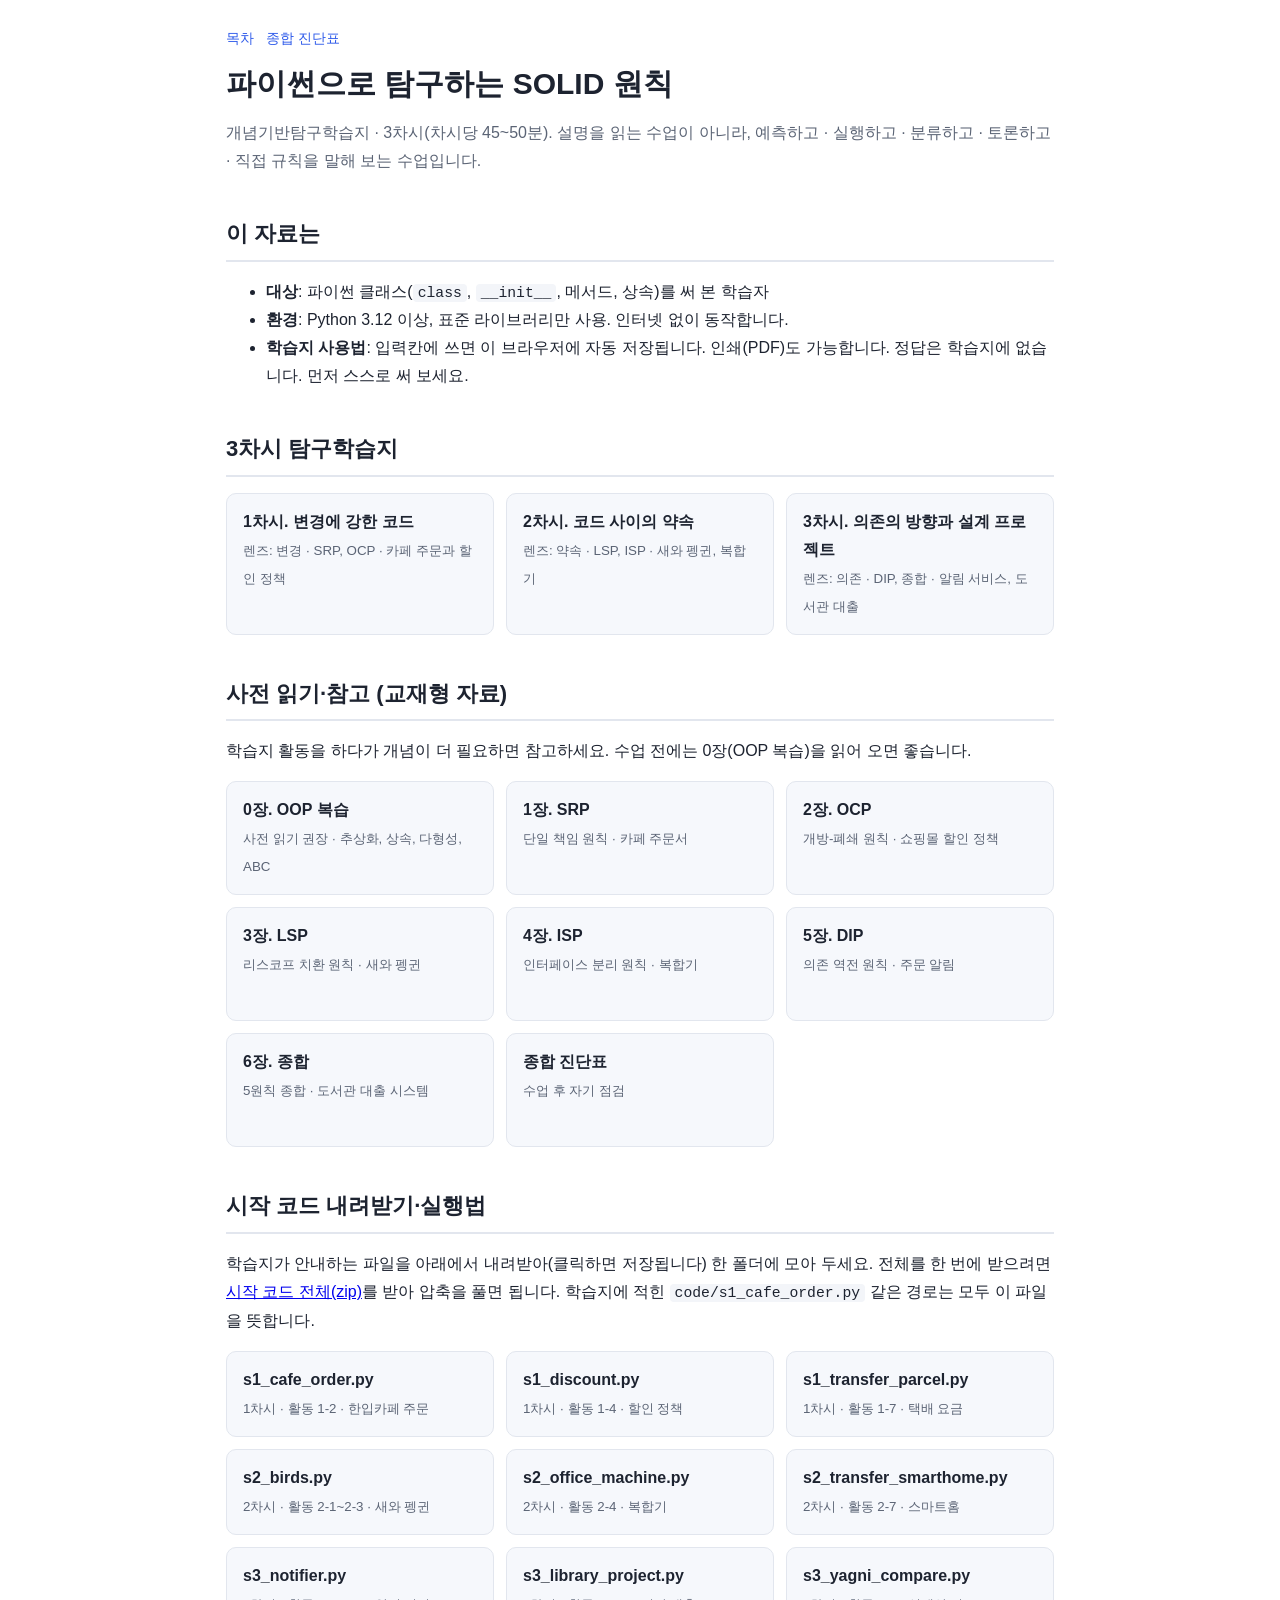
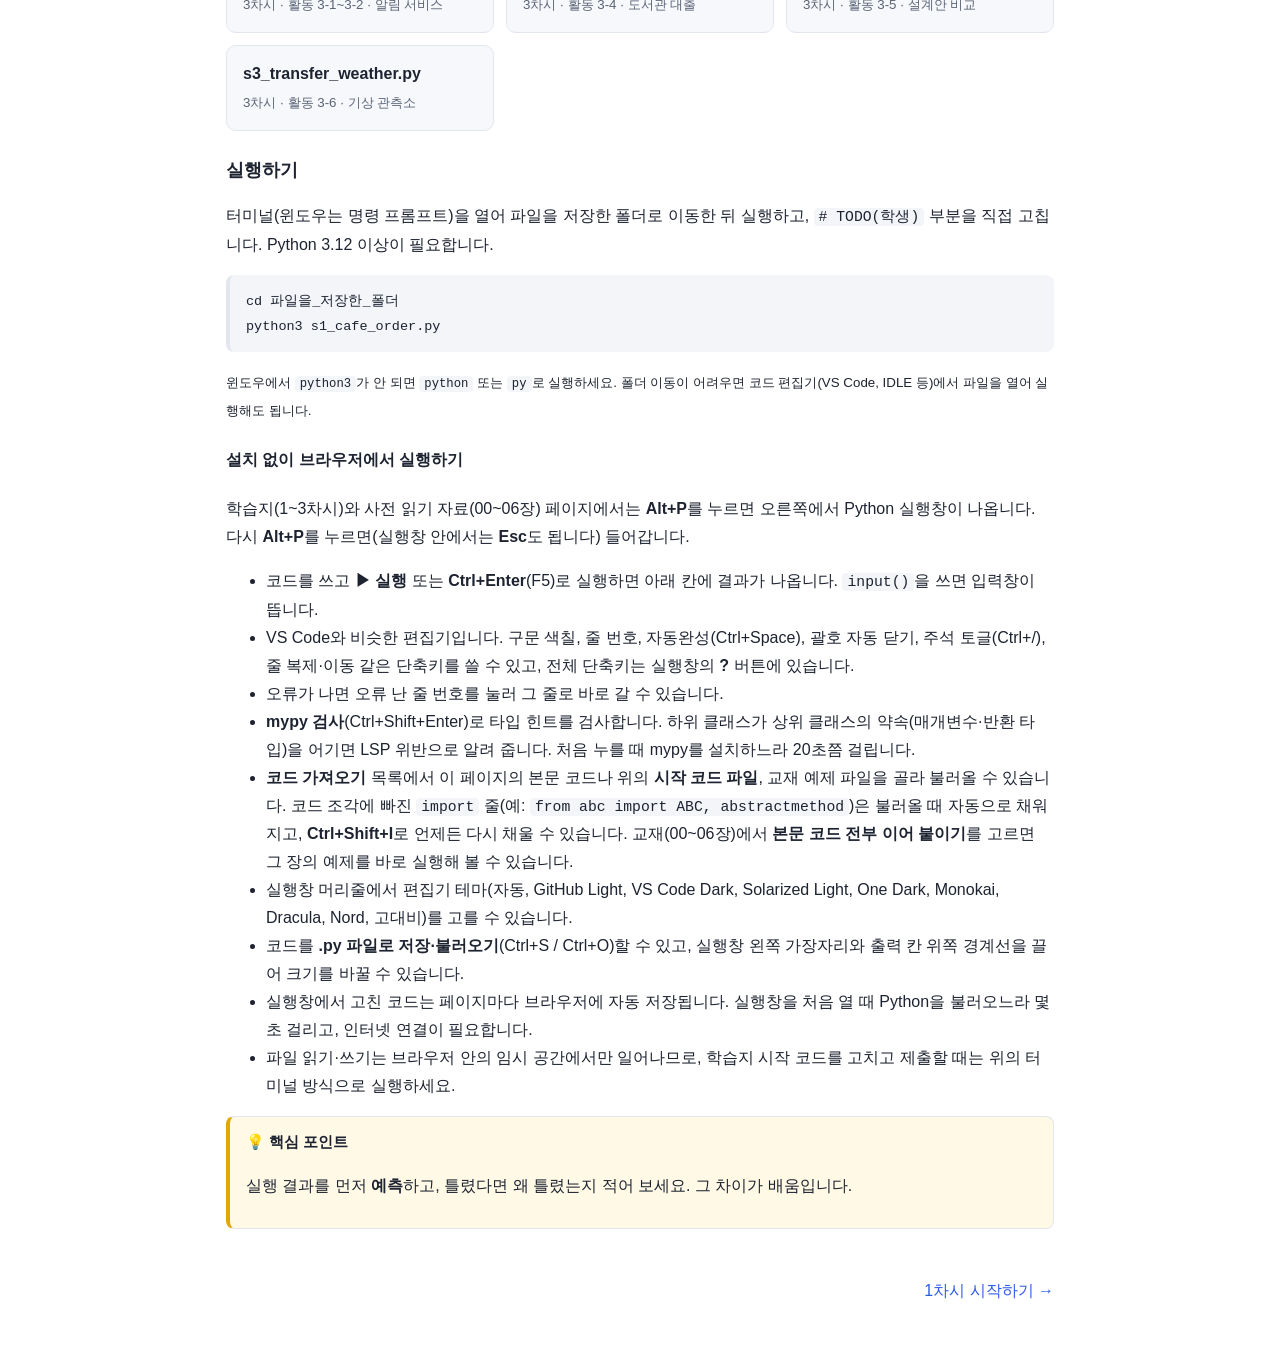
<file: solid_course/index.html>
<!DOCTYPE html>
<html lang="ko">
<head>
<meta charset="utf-8">
<meta name="viewport" content="width=device-width, initial-scale=1">
<title>파이썬 SOLID 수업</title>
<link rel="stylesheet" href="assets/style.css">
</head>
<body>
<header class="top">
  <nav><a href="index.html">목차</a><a href="final_check.html">종합 진단표</a></nav>
  <h1>파이썬으로 탐구하는 SOLID 원칙</h1>
  <p class="lead">개념기반탐구학습지 · 3차시(차시당 45~50분). 설명을 읽는 수업이 아니라, 예측하고 · 실행하고 · 분류하고 · 토론하고 · 직접 규칙을 말해 보는 수업입니다.</p>
</header>
<main>

<section id="audience">
  <h2>이 자료는</h2>
  <ul>
    <li><b>대상</b>: 파이썬 클래스(<code>class</code>, <code>__init__</code>, 메서드, 상속)를 써 본 학습자</li>
    <li><b>환경</b>: Python 3.12 이상, 표준 라이브러리만 사용. 인터넷 없이 동작합니다.</li>
    <li><b>학습지 사용법</b>: 입력칸에 쓰면 이 브라우저에 자동 저장됩니다. 인쇄(PDF)도 가능합니다. 정답은 학습지에 없습니다. 먼저 스스로 써 보세요.</li>
  </ul>
</section>

<section id="toc">
  <h2>3차시 탐구학습지</h2>
  <ul class="cards">
    <li><a href="worksheets/session_1.html"><b>1차시. 변경에 강한 코드</b><br><small>렌즈: 변경 · SRP, OCP · 카페 주문과 할인 정책</small></a></li>
    <li><a href="worksheets/session_2.html"><b>2차시. 코드 사이의 약속</b><br><small>렌즈: 약속 · LSP, ISP · 새와 펭귄, 복합기</small></a></li>
    <li><a href="worksheets/session_3.html"><b>3차시. 의존의 방향과 설계 프로젝트</b><br><small>렌즈: 의존 · DIP, 종합 · 알림 서비스, 도서관 대출</small></a></li>
  </ul>
</section>

<section id="pre">
  <h2>사전 읽기·참고 (교재형 자료)</h2>
  <p>학습지 활동을 하다가 개념이 더 필요하면 참고하세요. 수업 전에는 0장(OOP 복습)을 읽어 오면 좋습니다.</p>
  <ul class="cards">
    <li><a href="chapter_00_oop_review.html"><b>0장. OOP 복습</b><br><small>사전 읽기 권장 · 추상화, 상속, 다형성, ABC</small></a></li>
    <li><a href="chapter_01_srp.html"><b>1장. SRP</b><br><small>단일 책임 원칙 · 카페 주문서</small></a></li>
    <li><a href="chapter_02_ocp.html"><b>2장. OCP</b><br><small>개방-폐쇄 원칙 · 쇼핑몰 할인 정책</small></a></li>
    <li><a href="chapter_03_lsp.html"><b>3장. LSP</b><br><small>리스코프 치환 원칙 · 새와 펭귄</small></a></li>
    <li><a href="chapter_04_isp.html"><b>4장. ISP</b><br><small>인터페이스 분리 원칙 · 복합기</small></a></li>
    <li><a href="chapter_05_dip.html"><b>5장. DIP</b><br><small>의존 역전 원칙 · 주문 알림</small></a></li>
    <li><a href="chapter_06_summary.html"><b>6장. 종합</b><br><small>5원칙 종합 · 도서관 대출 시스템</small></a></li>
    <li><a href="final_check.html"><b>종합 진단표</b><br><small>수업 후 자기 점검</small></a></li>
  </ul>
</section>

<section id="run">
  <h2>시작 코드 내려받기·실행법</h2>
  <p>학습지가 안내하는 파일을 아래에서 내려받아(클릭하면 저장됩니다) 한 폴더에 모아 두세요. 전체를 한 번에 받으려면 <a href="solid_starter_code.zip" download>시작 코드 전체(zip)</a>를 받아 압축을 풀면 됩니다. 학습지에 적힌 <code>code/s1_cafe_order.py</code> 같은 경로는 모두 이 파일을 뜻합니다.</p>
  <ul class="cards">
    <li><a href="worksheets/code/s1_cafe_order.py" download="s1_cafe_order.py"><b>s1_cafe_order.py</b><br><small>1차시 · 활동 1-2 · 한입카페 주문</small></a></li>
    <li><a href="worksheets/code/s1_discount.py" download="s1_discount.py"><b>s1_discount.py</b><br><small>1차시 · 활동 1-4 · 할인 정책</small></a></li>
    <li><a href="worksheets/code/s1_transfer_parcel.py" download="s1_transfer_parcel.py"><b>s1_transfer_parcel.py</b><br><small>1차시 · 활동 1-7 · 택배 요금</small></a></li>
    <li><a href="worksheets/code/s2_birds.py" download="s2_birds.py"><b>s2_birds.py</b><br><small>2차시 · 활동 2-1~2-3 · 새와 펭귄</small></a></li>
    <li><a href="worksheets/code/s2_office_machine.py" download="s2_office_machine.py"><b>s2_office_machine.py</b><br><small>2차시 · 활동 2-4 · 복합기</small></a></li>
    <li><a href="worksheets/code/s2_transfer_smarthome.py" download="s2_transfer_smarthome.py"><b>s2_transfer_smarthome.py</b><br><small>2차시 · 활동 2-7 · 스마트홈</small></a></li>
    <li><a href="worksheets/code/s3_notifier.py" download="s3_notifier.py"><b>s3_notifier.py</b><br><small>3차시 · 활동 3-1~3-2 · 알림 서비스</small></a></li>
    <li><a href="worksheets/code/s3_library_project.py" download="s3_library_project.py"><b>s3_library_project.py</b><br><small>3차시 · 활동 3-4 · 도서관 대출</small></a></li>
    <li><a href="worksheets/code/s3_yagni_compare.py" download="s3_yagni_compare.py"><b>s3_yagni_compare.py</b><br><small>3차시 · 활동 3-5 · 설계안 비교</small></a></li>
    <li><a href="worksheets/code/s3_transfer_weather.py" download="s3_transfer_weather.py"><b>s3_transfer_weather.py</b><br><small>3차시 · 활동 3-6 · 기상 관측소</small></a></li>
  </ul>
  <h3>실행하기</h3>
  <p>터미널(윈도우는 명령 프롬프트)을 열어 파일을 저장한 폴더로 이동한 뒤 실행하고, <code># TODO(학생)</code> 부분을 직접 고칩니다. Python 3.12 이상이 필요합니다.</p>
<pre><code>cd 파일을_저장한_폴더
python3 s1_cafe_order.py</code></pre>
  <p><small>윈도우에서 <code>python3</code>가 안 되면 <code>python</code> 또는 <code>py</code>로 실행하세요. 폴더 이동이 어려우면 코드 편집기(VS Code, IDLE 등)에서 파일을 열어 실행해도 됩니다.</small></p>
  <h4>설치 없이 브라우저에서 실행하기</h4>
  <p>학습지(1~3차시)와 사전 읽기 자료(00~06장) 페이지에서는 <b>Alt+P</b>를 누르면 오른쪽에서 Python 실행창이 나옵니다. 다시 <b>Alt+P</b>를 누르면(실행창 안에서는 <b>Esc</b>도 됩니다) 들어갑니다.</p>
  <ul>
    <li>코드를 쓰고 <b>▶ 실행</b> 또는 <b>Ctrl+Enter</b>(F5)로 실행하면 아래 칸에 결과가 나옵니다. <code>input()</code>을 쓰면 입력창이 뜹니다.</li>
    <li>VS Code와 비슷한 편집기입니다. 구문 색칠, 줄 번호, 자동완성(Ctrl+Space), 괄호 자동 닫기, 주석 토글(Ctrl+/), 줄 복제·이동 같은 단축키를 쓸 수 있고, 전체 단축키는 실행창의 <b>?</b> 버튼에 있습니다.</li>
    <li>오류가 나면 오류 난 줄 번호를 눌러 그 줄로 바로 갈 수 있습니다.</li>
    <li><b>mypy 검사</b>(Ctrl+Shift+Enter)로 타입 힌트를 검사합니다. 하위 클래스가 상위 클래스의 약속(매개변수·반환 타입)을 어기면 LSP 위반으로 알려 줍니다. 처음 누를 때 mypy를 설치하느라 20초쯤 걸립니다.</li>
    <li><b>코드 가져오기</b> 목록에서 이 페이지의 본문 코드나 위의 <b>시작 코드 파일</b>, 교재 예제 파일을 골라 불러올 수 있습니다. 코드 조각에 빠진 <code>import</code> 줄(예: <code>from abc import ABC, abstractmethod</code>)은 불러올 때 자동으로 채워지고, <b>Ctrl+Shift+I</b>로 언제든 다시 채울 수 있습니다. 교재(00~06장)에서 <b>본문 코드 전부 이어 붙이기</b>를 고르면 그 장의 예제를 바로 실행해 볼 수 있습니다.</li>
    <li>실행창 머리줄에서 편집기 테마(자동, GitHub Light, VS Code Dark, Solarized Light, One Dark, Monokai, Dracula, Nord, 고대비)를 고를 수 있습니다.</li>
    <li>코드를 <b>.py 파일로 저장·불러오기</b>(Ctrl+S / Ctrl+O)할 수 있고, 실행창 왼쪽 가장자리와 출력 칸 위쪽 경계선을 끌어 크기를 바꿀 수 있습니다.</li>
    <li>실행창에서 고친 코드는 페이지마다 브라우저에 자동 저장됩니다. 실행창을 처음 열 때 Python을 불러오느라 몇 초 걸리고, 인터넷 연결이 필요합니다.</li>
    <li>파일 읽기·쓰기는 브라우저 안의 임시 공간에서만 일어나므로, 학습지 시작 코드를 고치고 제출할 때는 위의 터미널 방식으로 실행하세요.</li>
  </ul>
  <aside class="box tip">
    <h4>💡 핵심 포인트</h4>
    <p>실행 결과를 먼저 <b>예측</b>하고, 틀렸다면 왜 틀렸는지 적어 보세요. 그 차이가 배움입니다.</p>
  </aside>
</section>

</main>
<nav class="pager"><span></span><a href="worksheets/session_1.html">1차시 시작하기 →</a></nav>
</body>
</html>
</file>
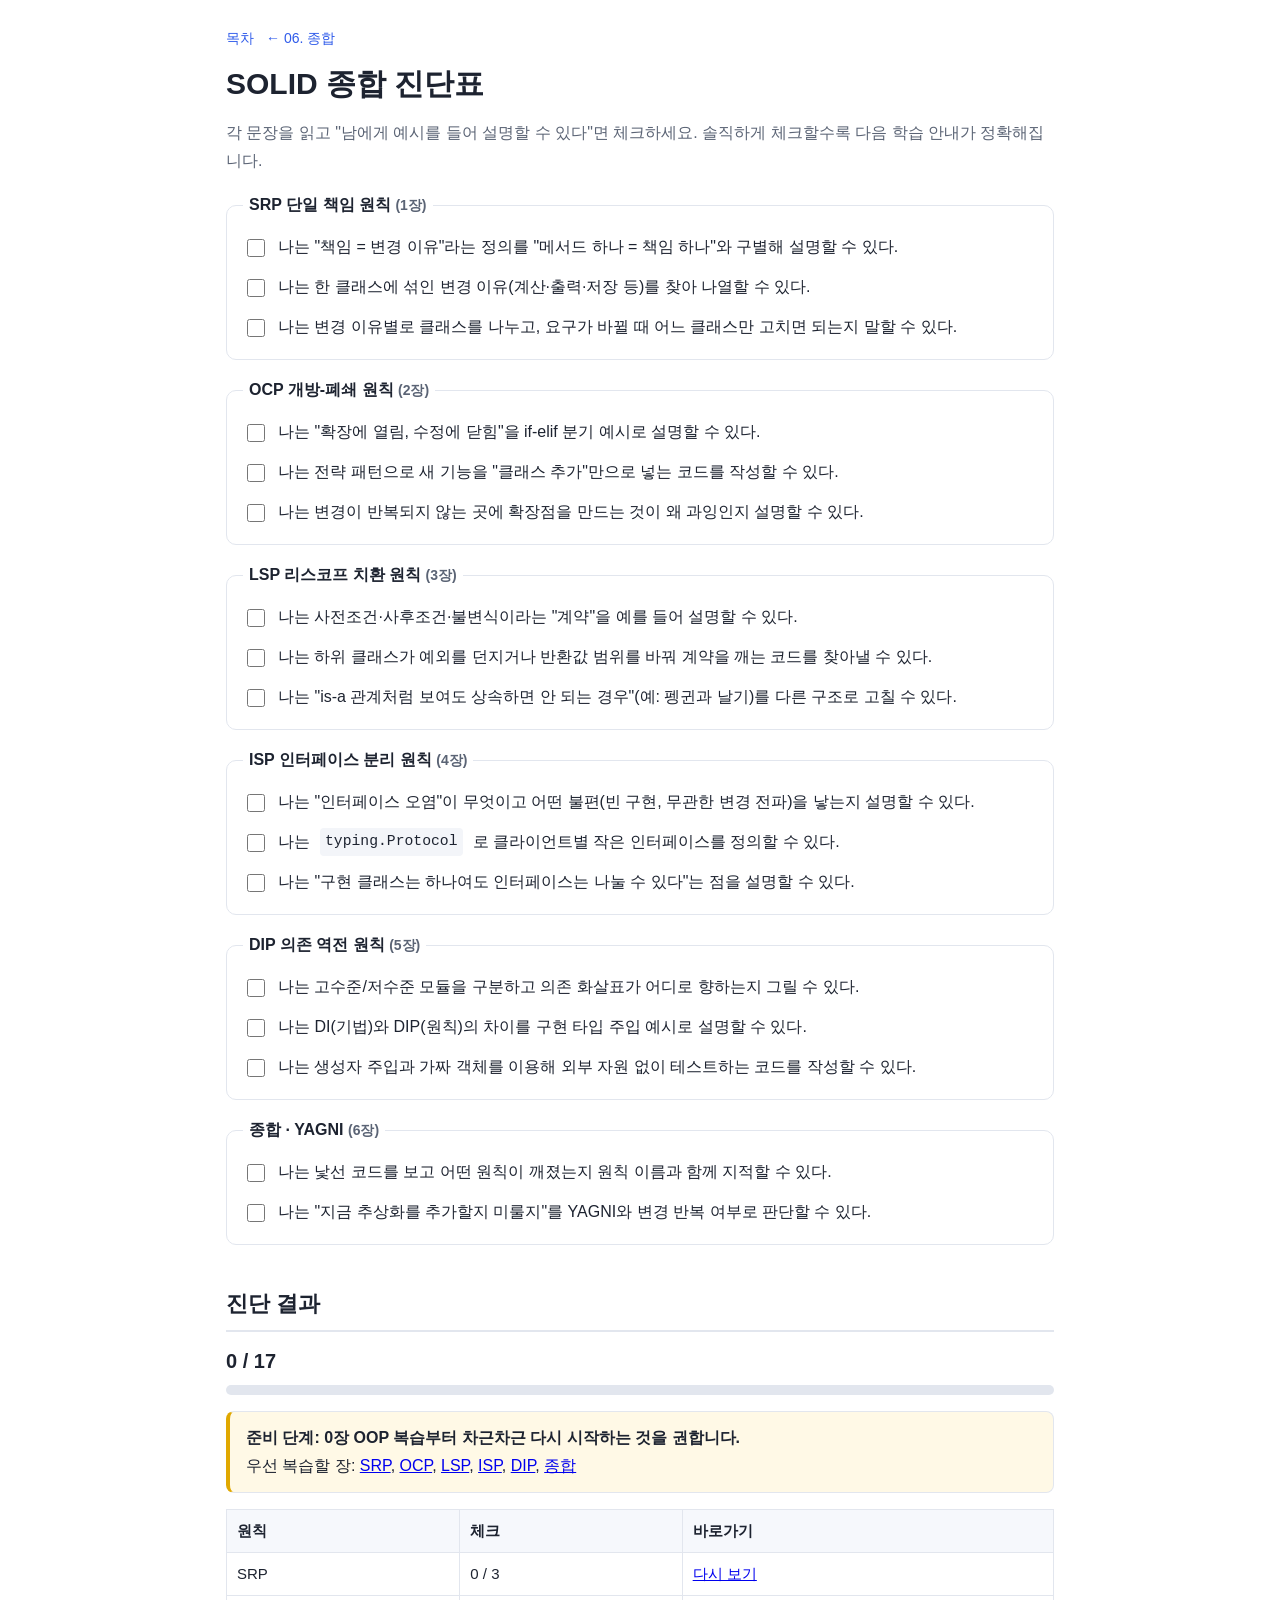
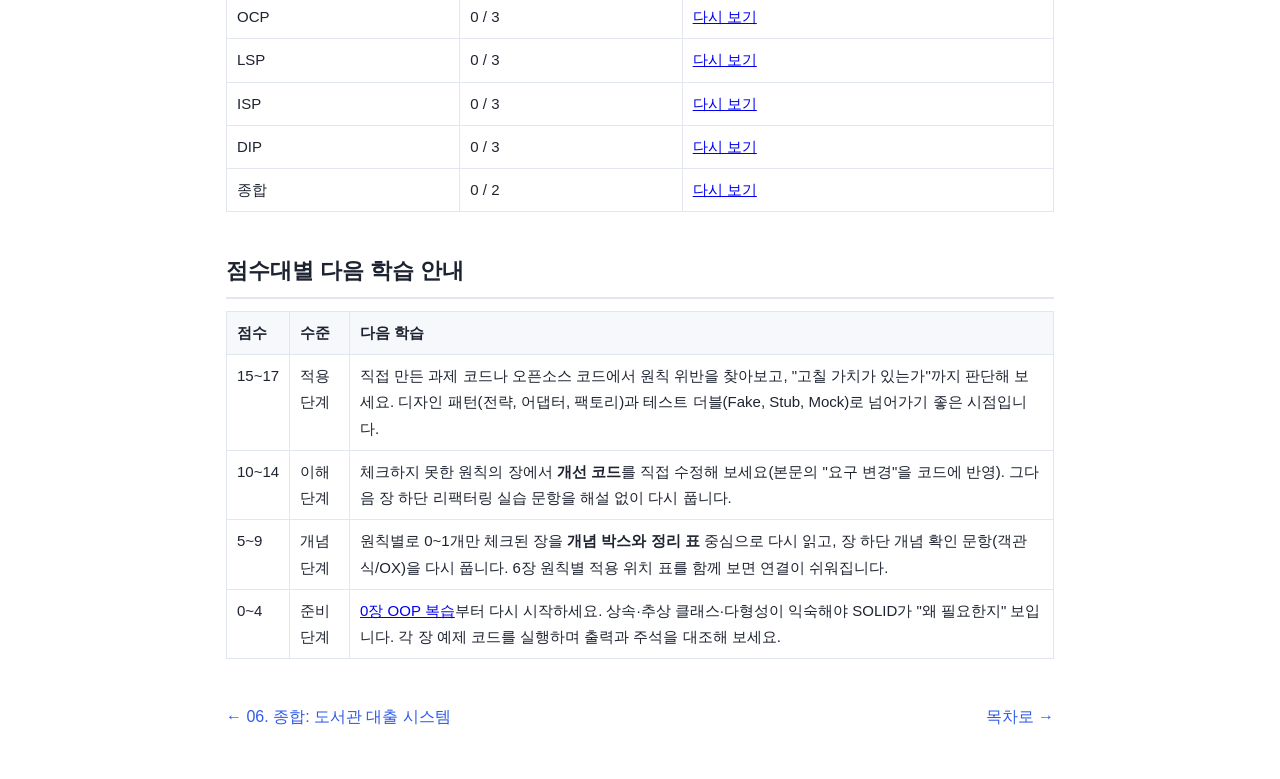
<file: solid_course/final_check.html>
<!DOCTYPE html>
<html lang="ko">
<head>
<meta charset="utf-8">
<meta name="viewport" content="width=device-width, initial-scale=1">
<title>SOLID 종합 진단표</title>
<link rel="stylesheet" href="assets/style.css">
<style>
  fieldset{border:1px solid var(--line);border-radius:10px;margin:16px 0;padding:8px 16px 12px}
  legend{font-weight:700;padding:0 6px}
  fieldset label{display:flex;gap:10px;align-items:flex-start;padding:6px 0;cursor:pointer}
  fieldset input{margin-top:6px;flex:none;width:18px;height:18px}
  .sub{color:var(--muted);font-size:14px}
  #result{margin-top:24px}
  #result .score{font-size:20px}
  .bar{height:10px;border-radius:5px;background:var(--line);overflow:hidden;margin:6px 0 2px}
  .bar span{display:block;height:100%;background:var(--accent);width:0;transition:width .2s}
</style>
</head>
<body>
<header class="top">
  <nav><a href="index.html">목차</a><a href="chapter_06_summary.html">← 06. 종합</a></nav>
  <h1>SOLID 종합 진단표</h1>
  <p class="lead">각 문장을 읽고 "남에게 예시를 들어 설명할 수 있다"면 체크하세요. 솔직하게 체크할수록 다음 학습 안내가 정확해집니다.</p>
</header>
<main>

<form id="check" onsubmit="return false">
  <fieldset data-p="SRP" data-ch="chapter_01_srp.html">
    <legend>SRP 단일 책임 원칙 <span class="sub">(1장)</span></legend>
    <label><input type="checkbox">나는 "책임 = 변경 이유"라는 정의를 "메서드 하나 = 책임 하나"와 구별해 설명할 수 있다.</label>
    <label><input type="checkbox">나는 한 클래스에 섞인 변경 이유(계산·출력·저장 등)를 찾아 나열할 수 있다.</label>
    <label><input type="checkbox">나는 변경 이유별로 클래스를 나누고, 요구가 바뀔 때 어느 클래스만 고치면 되는지 말할 수 있다.</label>
  </fieldset>

  <fieldset data-p="OCP" data-ch="chapter_02_ocp.html">
    <legend>OCP 개방-폐쇄 원칙 <span class="sub">(2장)</span></legend>
    <label><input type="checkbox">나는 "확장에 열림, 수정에 닫힘"을 if-elif 분기 예시로 설명할 수 있다.</label>
    <label><input type="checkbox">나는 전략 패턴으로 새 기능을 "클래스 추가"만으로 넣는 코드를 작성할 수 있다.</label>
    <label><input type="checkbox">나는 변경이 반복되지 않는 곳에 확장점을 만드는 것이 왜 과잉인지 설명할 수 있다.</label>
  </fieldset>

  <fieldset data-p="LSP" data-ch="chapter_03_lsp.html">
    <legend>LSP 리스코프 치환 원칙 <span class="sub">(3장)</span></legend>
    <label><input type="checkbox">나는 사전조건·사후조건·불변식이라는 "계약"을 예를 들어 설명할 수 있다.</label>
    <label><input type="checkbox">나는 하위 클래스가 예외를 던지거나 반환값 범위를 바꿔 계약을 깨는 코드를 찾아낼 수 있다.</label>
    <label><input type="checkbox">나는 "is-a 관계처럼 보여도 상속하면 안 되는 경우"(예: 펭귄과 날기)를 다른 구조로 고칠 수 있다.</label>
  </fieldset>

  <fieldset data-p="ISP" data-ch="chapter_04_isp.html">
    <legend>ISP 인터페이스 분리 원칙 <span class="sub">(4장)</span></legend>
    <label><input type="checkbox">나는 "인터페이스 오염"이 무엇이고 어떤 불편(빈 구현, 무관한 변경 전파)을 낳는지 설명할 수 있다.</label>
    <label><input type="checkbox">나는 <code>typing.Protocol</code>로 클라이언트별 작은 인터페이스를 정의할 수 있다.</label>
    <label><input type="checkbox">나는 "구현 클래스는 하나여도 인터페이스는 나눌 수 있다"는 점을 설명할 수 있다.</label>
  </fieldset>

  <fieldset data-p="DIP" data-ch="chapter_05_dip.html">
    <legend>DIP 의존 역전 원칙 <span class="sub">(5장)</span></legend>
    <label><input type="checkbox">나는 고수준/저수준 모듈을 구분하고 의존 화살표가 어디로 향하는지 그릴 수 있다.</label>
    <label><input type="checkbox">나는 DI(기법)와 DIP(원칙)의 차이를 구현 타입 주입 예시로 설명할 수 있다.</label>
    <label><input type="checkbox">나는 생성자 주입과 가짜 객체를 이용해 외부 자원 없이 테스트하는 코드를 작성할 수 있다.</label>
  </fieldset>

  <fieldset data-p="종합" data-ch="chapter_06_summary.html">
    <legend>종합 · YAGNI <span class="sub">(6장)</span></legend>
    <label><input type="checkbox">나는 낯선 코드를 보고 어떤 원칙이 깨졌는지 원칙 이름과 함께 지적할 수 있다.</label>
    <label><input type="checkbox">나는 "지금 추상화를 추가할지 미룰지"를 YAGNI와 변경 반복 여부로 판단할 수 있다.</label>
  </fieldset>
</form>

<section id="result" aria-live="polite">
  <h2>진단 결과</h2>
  <div class="score" id="total">0 / 17</div>
  <div class="bar"><span id="totalbar"></span></div>
  <div id="advice" class="box tip"></div>
  <table id="detail"><tr><th>원칙</th><th>체크</th><th>바로가기</th></tr></table>
</section>

<section id="bands">
  <h2>점수대별 다음 학습 안내</h2>
  <table>
    <tr><th>점수</th><th>수준</th><th>다음 학습</th></tr>
    <tr><td>15~17</td><td>적용 단계</td><td>직접 만든 과제 코드나 오픈소스 코드에서 원칙 위반을 찾아보고, "고칠 가치가 있는가"까지 판단해 보세요. 디자인 패턴(전략, 어댑터, 팩토리)과 테스트 더블(Fake, Stub, Mock)로 넘어가기 좋은 시점입니다.</td></tr>
    <tr><td>10~14</td><td>이해 단계</td><td>체크하지 못한 원칙의 장에서 <b>개선 코드</b>를 직접 수정해 보세요(본문의 "요구 변경"을 코드에 반영). 그다음 장 하단 리팩터링 실습 문항을 해설 없이 다시 풉니다.</td></tr>
    <tr><td>5~9</td><td>개념 단계</td><td>원칙별로 0~1개만 체크된 장을 <b>개념 박스와 정리 표</b> 중심으로 다시 읽고, 장 하단 개념 확인 문항(객관식/OX)을 다시 풉니다. 6장 원칙별 적용 위치 표를 함께 보면 연결이 쉬워집니다.</td></tr>
    <tr><td>0~4</td><td>준비 단계</td><td><a href="chapter_00_oop_review.html">0장 OOP 복습</a>부터 다시 시작하세요. 상속·추상 클래스·다형성이 익숙해야 SOLID가 "왜 필요한지" 보입니다. 각 장 예제 코드를 실행하며 출력과 주석을 대조해 보세요.</td></tr>
  </table>
</section>

</main>
<nav class="pager"><a href="chapter_06_summary.html">← 06. 종합: 도서관 대출 시스템</a><a href="index.html">목차로 →</a></nav>
<script>
// 외부 의존 없이 체크 개수를 세고, 점수대와 가장 약한 원칙을 안내한다.
(function () {
  var sets = Array.prototype.slice.call(document.querySelectorAll("#check fieldset"));
  var detail = document.getElementById("detail");
  var rows = sets.map(function (fs) {
    var tr = document.createElement("tr");
    tr.innerHTML = "<td>" + fs.dataset.p + "</td><td></td><td><a href=\"" + fs.dataset.ch + "\">다시 보기</a></td>";
    detail.appendChild(tr);
    return tr;
  });
  function band(n) {
    if (n >= 15) return "적용 단계: 원칙을 설명하고 적용할 수 있습니다. 과잉 설계를 경계하며 실전 코드에 써 보세요.";
    if (n >= 10) return "이해 단계: 개념은 잡혔습니다. 체크하지 못한 항목의 장에서 개선 코드를 직접 고쳐 보세요.";
    if (n >= 5) return "개념 단계: 약한 원칙의 개념 박스와 정리 표를 다시 읽고 개념 확인 문항을 다시 푸세요.";
    return "준비 단계: 0장 OOP 복습부터 차근차근 다시 시작하는 것을 권합니다.";
  }
  function update() {
    var total = 0, max = 0, weak = [];
    sets.forEach(function (fs, i) {
      var boxes = fs.querySelectorAll("input[type=checkbox]");
      var c = 0;
      boxes.forEach(function (b) { if (b.checked) c++; });
      total += c; max += boxes.length;
      rows[i].children[1].textContent = c + " / " + boxes.length;
      if (c < boxes.length - 1 || (boxes.length === 2 && c < 2)) weak.push("<a href=\"" + fs.dataset.ch + "\">" + fs.dataset.p + "</a>");
    });
    document.getElementById("total").textContent = total + " / " + max;
    document.getElementById("totalbar").style.width = (100 * total / max) + "%";
    document.getElementById("advice").innerHTML = "<b>" + band(total) + "</b>" +
      (weak.length ? "<br>우선 복습할 장: " + weak.join(", ") : "<br>모든 원칙이 고르게 잡혀 있습니다.");
  }
  document.getElementById("check").addEventListener("change", update);
  update();
})();
</script>
</body>
</html>
</file>
<file: solid_course/assets/style.css>
:root{--bg:#fff;--fg:#1d2330;--muted:#5b6475;--line:#e2e6ee;--accent:#2f5bea;--card:#f6f8fc;
--bad:#fff3f1;--badb:#e5533d;--good:#effaf3;--goodb:#2e9d5b;--code:#f3f5f9;
--concept:#eef3ff;--tip:#fff9e6;--warn:#fff1ee}
@media (prefers-color-scheme:dark){:root:not([data-theme=light]){--bg:#13161d;--fg:#e6e9f0;--muted:#9aa3b5;--line:#2a3040;--accent:#7c9bff;--card:#1b2030;
--bad:#2a1b1b;--badb:#ff7a66;--good:#16261d;--goodb:#4cc77f;--code:#1b2030;--concept:#1a2340;--tip:#2a2615;--warn:#2d1c18}}
*{box-sizing:border-box}
body{margin:0;background:var(--bg);color:var(--fg);font:16px/1.75 -apple-system,"Apple SD Gothic Neo","Noto Sans KR",sans-serif}
main,header.top,nav.pager{max-width:860px;margin:0 auto;padding:0 16px}
header.top{padding-top:24px}
header.top nav a{color:var(--accent);text-decoration:none;margin-right:12px;font-size:14px}
h1{font-size:30px;line-height:1.3;margin:12px 0}
h2{font-size:22px;margin:40px 0 8px;padding-bottom:6px;border-bottom:2px solid var(--line)}
h3{font-size:18px;margin:24px 0 6px}
.lead{color:var(--muted)}
code{font-family:ui-monospace,Menlo,Consolas,monospace;font-size:.92em;background:var(--code);padding:1px 5px;border-radius:4px}
pre{margin:12px 0;padding:14px 16px;overflow-x:auto;border-radius:8px;background:var(--code);border-left:4px solid var(--line);line-height:1.55}
pre code{background:none;padding:0;font-size:13.5px}
pre:has(code.bad){background:var(--bad);border-left-color:var(--badb)}
pre:has(code.good){background:var(--good);border-left-color:var(--goodb)}
pre:has(code.bad)::before,pre:has(code.good)::before{display:block;font:700 12px sans-serif;margin-bottom:6px}
pre:has(code.bad)::before{content:"✗ 나쁜 코드";color:var(--badb)}
pre:has(code.good)::before{content:"✓ 개선 코드";color:var(--goodb)}
.box{margin:16px 0;padding:12px 16px;border-radius:8px;border:1px solid var(--line)}
.box h4{margin:0 0 6px;font-size:15px}
.box ul{margin:4px 0;padding-left:20px}
.box.concept{background:var(--concept);border-left:4px solid var(--accent)}
.box.tip{background:var(--tip);border-left:4px solid #e0a800}
.box.warn{background:var(--warn);border-left:4px solid var(--badb)}
.situation{background:var(--card);border:1px dashed var(--line);border-radius:8px;padding:12px 16px;margin:12px 0}
table{border-collapse:collapse;width:100%;margin:12px 0;font-size:15px}
th,td{border:1px solid var(--line);padding:8px 10px;text-align:left;vertical-align:top}
th{background:var(--card)}
section.quiz{margin-top:48px;padding:8px 16px 16px;border:2px solid var(--accent);border-radius:12px}
.q{margin:20px 0;padding-bottom:12px;border-bottom:1px solid var(--line)}
.q:last-child{border-bottom:0}
.q h4{margin:0 0 6px}
.options{list-style:none;padding:0;margin:8px 0}
.options li{padding:8px 12px;margin:6px 0;border:1px solid var(--line);border-radius:8px;cursor:pointer;background:var(--card)}
.options li:hover{border-color:var(--accent)}
.options li.right{background:var(--good);border-color:var(--goodb)}
.options li.wrong{background:var(--bad);border-color:var(--badb)}
.q.done .options li{cursor:default}
.explain{display:none;margin-top:8px;padding:10px 14px;background:var(--card);border-radius:8px}
.explain.show{display:block}
button.reveal{cursor:pointer;border:1px solid var(--accent);background:transparent;color:var(--accent);padding:6px 12px;border-radius:6px;font:inherit;font-size:14px}
.score{font-weight:700;margin-top:12px}
nav.pager{display:flex;justify-content:space-between;padding-top:32px;padding-bottom:48px}
nav.pager a{color:var(--accent);text-decoration:none}
.cards{display:grid;grid-template-columns:repeat(auto-fill,minmax(250px,1fr));grid-auto-rows:1fr;gap:12px;padding:0;list-style:none}
.cards a{display:block;height:100%;box-sizing:border-box;padding:14px 16px;border:1px solid var(--line);border-radius:10px;background:var(--card);color:inherit;text-decoration:none}
.cards a:hover{border-color:var(--accent)}
.cards small{color:var(--muted)}
@media print{section.quiz .explain{display:block}.options li{cursor:default}header.top nav,nav.pager{display:none}}
</file>
